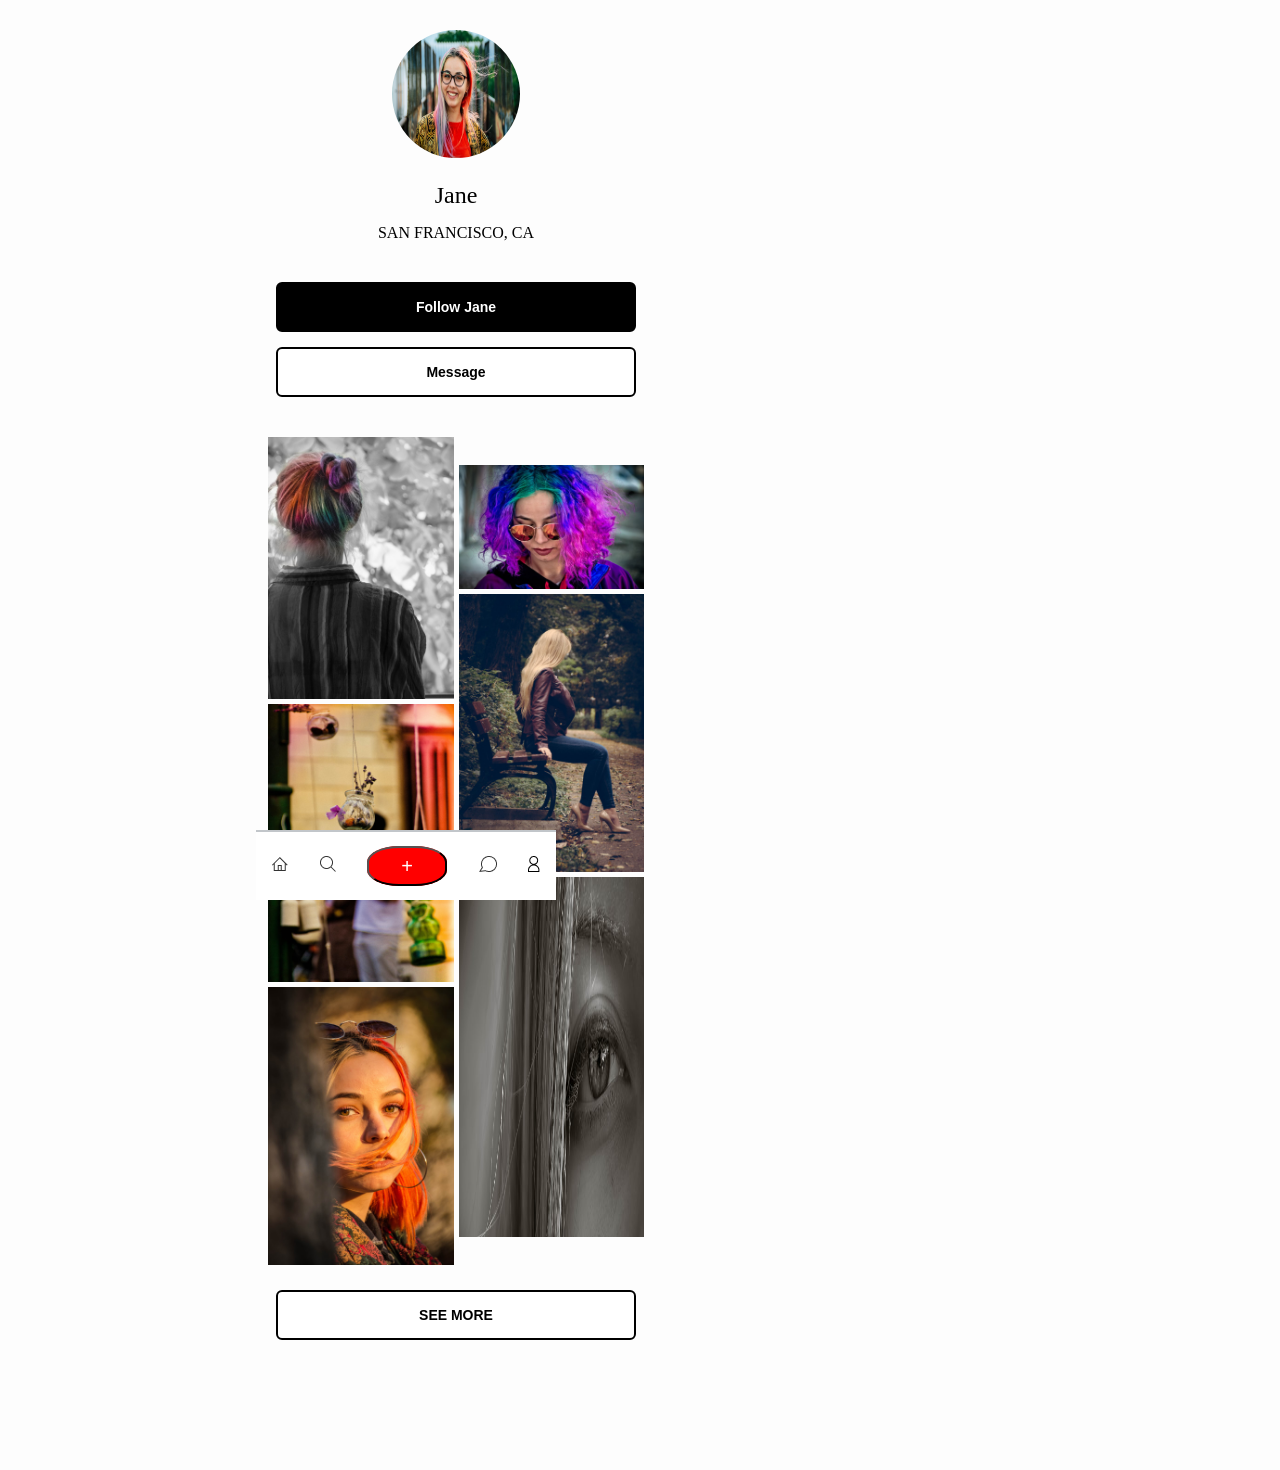
<file: index.html>
<!DOCTYPE html>
<html lang="en">
<head>
    <meta charset="UTF-8">
    <meta name="viewport" content="width=device-width, initial-scale=1.0">
    <title>Home</title>
    <link rel="stylesheet" href="style.css">
</head>
<body>
    <div class="app-contaner">
        <header class="profile-header"> 
            <div class="avatar-contaner">
                 <img src="/image/p.jpg" alt="Profile Avatar" class="avatar">
            </div>
            <h1 class="name" id="home">Jane</h1>
            <p class="location">SAN FRANCISCO, CA</p>
        </header>
    </div>
<div class="button-container">
  <button class="btn btn1">Follow Jane</button>
  <button class="btn btn2">Message</button>
</div>
    
<main class="gallery-grid">

<div class="grid-left">
<img src="image/11.jpg" class="grid-img">
<img src="image/12.jpg" class="grid-img">
<img src="image/13.jpg" class="grid-img">
</div>
<div class="grid-right">
<img src="image/14.jpg" class="grid-img">
<img src="image/15.jpg" class="grid-img">
<img src="image/16.jpg" class="grid-img size1">
</div>
</main>

<div class="button-container">
  <button class="btn btn2">SEE MORE</button>
</div>

<!-- ------------------------------------------- -->
   <nav class="nav-bar">
        <a href="#" class="nav-item"><img src="/image/home-Union.png" alt=""></a>
        <a href="#" class="nav-item"><img src="/image/search-Union.png" alt=""></a>
        <a href="#" class="nav-item plus-btn"><button class="plus-btn">+</button></i></a>
        <a href="/pages/chat/chat.html" class="nav-item"><img src="/image/chat-Union.png" alt=""></a>
        <a href="#" class="nav-item"><img src="/image/person.png" alt=""></a>
    </nav>


</html>
</file>
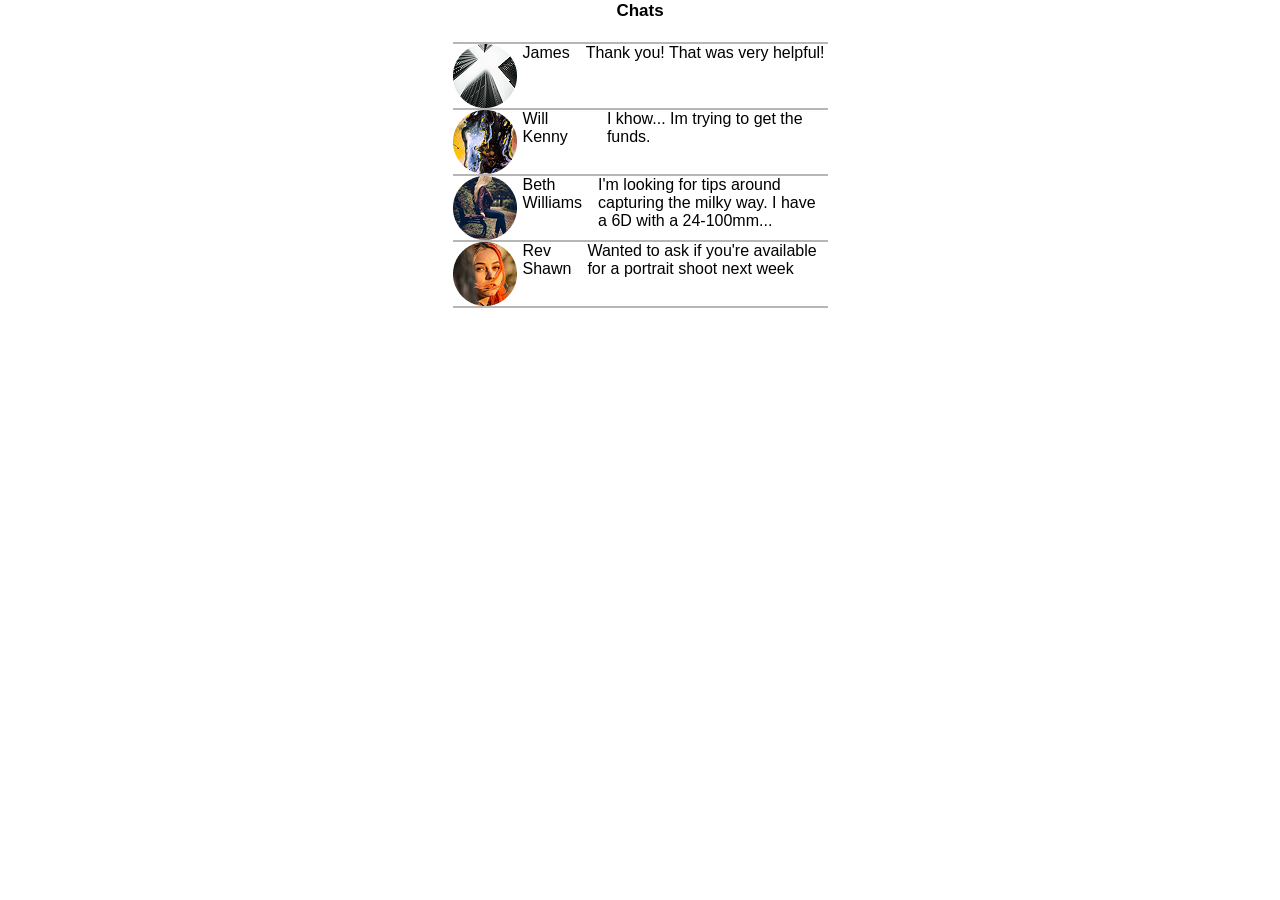
<file: pages/chat/chat.html>
<!DOCTYPE html>
<html lang="en">

<head>
    <meta charset="UTF-8">
    <meta name="viewport" content="width=device-width, initial-scale=1.0">
    <title>chat</title>
    <link rel="stylesheet" href="chat.css">
</head>

<body>
    <header class="header">
        <h2>Chats</h2>
    </header>

    <main>

        <div class="chat">
            <img src="Ellipse.png" alt="James">
            <div class="info-container">
                <p> James</p>
                <p>
                    Thank you! That was very helpful!
                </p>
            </div>

        </div>


        <div class="chat">
            <img src="Ellipse (3).png" alt="Will Kenny">
            <div class="info-container">
                <P>Will Kenny</P>
                <P>
                    I khow... Im trying to get the funds.
                </P>

            </div>

        </div>
        <div class="chat">
            <img src="Ellipse (1).png" alt="Beth Williams">
            <div class="info-container">
                <P>Beth Williams</P>
                <P>
                    I'm looking for tips around capturing
                    the milky way. I have a 6D with a 24-100mm... </P>
            </div>


        </div>
        <div class="chat">
            <img src="Ellipse (2).png" alt="Rev Shawn">
            <div class="info-container">
                <P>Rev Shawn</P>
            <P>
                Wanted to ask if you're available for a portrait shoot next week
            </P>
            </div>
            
        </div>




    </main>
</body>

</html>
</file>
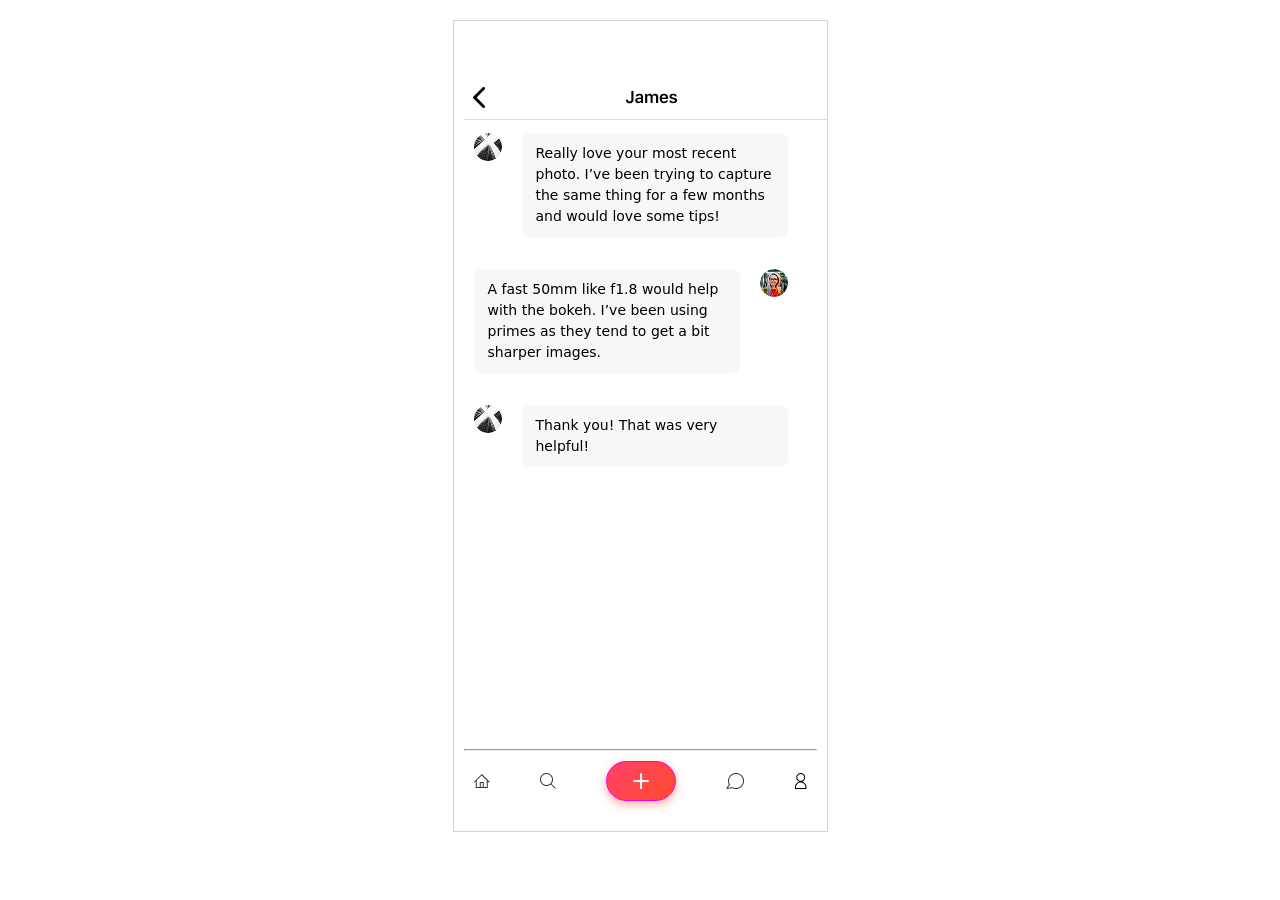
<file: pages/chatbox/chatbox.html>
<!doctype html>
<html lang="en">
  <head>
    <meta charset="UTF-8" />
    <meta name="viewport" content="width=device-width, initial-scale=1.0" />
    <title>chatbox</title>
    <link rel="stylesheet" href="chatbox.css" />
  </head>
  <body>
    <section class="main-container">
    <header>
      <!-- <h2 class="header-title">James</h2> -->
      <img src="images/Navigation Bar.png" alt="navigation bar" />
    </header>
    <section class="main-container2">
      <div class="single-line-chat">
        <img src="images/Ellipse.png" alt="profile picture" class="profile-picture"/>
        <p class="chat-content">
          Really love your most recent photo. I’ve been trying to capture the
          same thing for a few months and would love some tips!
        </p>
      </div>

      <div class="single-line-chat">
        
        <p class="chat-content">
          A fast 50mm like f1.8 would help with the bokeh. I’ve been using primes as they tend to get a bit sharper images.
        </p>
        <img src="images/2nd-Ellipse.png" alt="profile picture" class="profile-picture"/>
      </div>

      <div class="single-line-chat">
        <img src="images/Ellipse.png" alt="profile picture" class="profile-picture"/>
        <p class="chat-content">
          Thank you! That was very helpful!
        </p>
      </div>

    </section>
    
    <footer>
        <hr>
        <div class="sticky-footer">
            <img src="images/home-Union.png" alt="homeIcon">
            <img src="images/search-Union.png" alt="homeIcon">
            <!-- <img src="images/positive-Union.png" alt="homeIcon" class="positiveUnion"> -->
            <p class="positiveUnion">+</p>
            <img src="images/chat-Union.png" alt="homeIcon" >
            <img src="images/person.png" alt="homeIcon">

        </div>
    </footer>
</section>
  </body>
  
</html>
</file>
<file: style.css>
*{
    margin: 0;
    padding: 0;
    box-sizing: border-box;
    align-items: center;

    
}

body {
    background-color: #fdfdfd; 
    padding-bottom: 90px; 
    max-width: 400px;
    margin-left: 20%;
    margin-right: 20%;

}
.app-container {
    max-width: 400px;
    margin: 0 auto;
    background-color: #fff;
    min-height: 100vh;
    border-left: 1px solid #ccc;
    border-right: 1px solid #ccc;
}
.profile-header {
    display: flex;
    flex-direction: column;
    align-items: center;
    padding: 30px 20px 20px;
}
.avatar-container {
    width: 128px;
    height: 128px;
    border-radius: 50%;
    margin-bottom: 15px;
    border: 2px dashed #4a90e2; 
    padding: 5px;

}
.avatar {
    width: 128px;
    height: 128px;
    border-radius: 50%;
    margin-bottom: 20px;
}
.name{
    font-size: 24px;
    font-weight: 400;
    margin-bottom: 15px;
}
/* -------------------------------------------------- */
.button-container {
  display: flex;
  flex-direction: column;
  gap: 15px; 
  width: 100%px;
  padding-bottom: 20px;
  margin: 20px;
}

.btn {
  padding: 15px 20px;
  font-size: 14px;
  font-weight: 700; 
  border-radius: 6px;
  width: 100%;
}

.btn1{
  background-color: #000;
  color: #fff;
  border: 2px solid #000;
}

.btn2:hover {
  opacity: 0.8;
}

.btn2 {
  background-color: #fff;
  color: #000;
  border: 2px solid #000;
}

.btn2:hover {
  background-color: #f0f0f0;
}

/* --------------------------------------------------- */
.gallery-grid {
    display: grid;
    grid-template-columns: auto auto; 
    gap: 5px; 
    padding: 0 2px;
    margin: 10px;
}

.left-column, .right-column {
    display: flex;
    flex-direction: column;
    gap: 15px;
    
    
}

.grid-img {
    width: 100%;
    display: block;
    padding-bottom: 5px;
}
.size1{
    height:365px ;
}

/* -------------------------------------------- */

.nav-bar {
    position: fixed; 
    bottom: 0;
    left: 0;
    width: 300px;
    background-color: #fff;
    display: flex;
    justify-content: space-around;
    align-items: center;
    height: 70px;
    border-top: 1px solid #e0e0e0;
    z-index: 100;
    border-top: #c2c6ca solid 2px;
    margin-left: 20%;
    margin-right: 20%;
    
}
.plus-btn {
    background: red;
    color: white;
    border-radius: 40%;
    width: 80px;
    height: 40px;
    font-size: 20px;
}
</file>
<file: pages/chat/chat.css>
*{
    margin: 0;
    padding: 0;
    box-sizing: border-box;
}
body{
    margin: 0;
    background-color: white;
    font-family: Verdana, Geneva, Tahoma, sans-serif;
     width: 375px;
     margin: auto;
}
.header h2 {
    text-align: center;
    font-size: 17px;
    line-height: 22px;
    font-weight: 600;
    /* width: 175px;
    height: 44px; */
    /* top: 44px;
    left: 100px; */
} 
.header{
   
    height: 44px;
    border-bottom: 2px solid rgb(184, 181, 181);

}
.chat{
    display:flex;
    gap: 6px;
    width: 375px;
     border-bottom: 2px solid rgb(184, 181, 181);




}
.info-container{
    display: flex;
    gap: 16px;
    


}
</file>
<file: pages/chatbox/chatbox.css>
* {
  margin: 0;
  padding: 0;
  box-sizing: border-box;
}
body {
  /* display: flex;
    justify-content: center; */
  max-width: 375px;
  /* max-height: 812px; */

  margin: 20px auto;
  /* overflow: hidden; */

  font-family:
    system-ui,
    -apple-system,
    BlinkMacSystemFont,
    "Segoe UI",
    Roboto,
    Oxygen,
    Ubuntu,
    Cantarell,
    "Open Sans",
    "Helvetica Neue",
    sans-serif;
  font-size: 14px;
  text-align: left;
  position: relative;
}
.main-container {
  height: 812px;
  padding: 10px;
  border: 1px #d1d5db solid;
  display: flex;
  flex-direction: column;
  overflow: hidden;
}
/* .header-title{
    
    padding: auto auto;
} */
.main-container2 {
  display: flex;
  flex: 1;
  /* align-items: flex-start; */
  flex-direction: column;
  gap: 12px;
  width: 100%;
}
.single-line-chat {
  display: flex;
  align-items: flex-start;
  /* max-width: 299px; */
  width: 100%;
  min-height: 84px;
  padding: 10px;
  /* margin-left: 60px; */
  gap: 20px;

  position: relative;
  border-radius: 10px;
}
/* .single-line-chat img{
    width: 28px;
    height: 28px;
    position: absolute;
    left: 0;
} */
.profile-picture {
  width: 28px;
  height: 28px;
  border-radius: 50%;
}
.chat-content {
  background-color: #00000008;
  padding: 10px 14px;
  border-radius: 8px;
  line-height: 1.5;
  max-width: 80%;
}
footer {
  /* height: 83px; */
  padding: 10px 0;
}
.sticky-footer {
  margin: 10px;

  /* position: sticky;
  bottom: 0; */
  display: flex;
  justify-content: space-between;
  align-items: center;
  gap: 15px;
}
.positiveUnion {
  border: 1px solid #ff00d6;
  border-radius: 20px;
  width: 70px;
  height: 40px;
  background: linear-gradient(135deg, #ff416c, #ff4b2b);
  display: flex;
  align-items: center;
  justify-content: center;
  font-size: 24px;
  margin: 0;
  line-height: 1;
  font-weight: 300;
  cursor: pointer;
  color: #fff;
  box-shadow: 0 4px 10px rgba(255, 75, 43, 0.4);
  
}
/* .positiveUnion img {
  width: 18px;
  height: 18px;
  object-fit: contain;
} */
</file>
